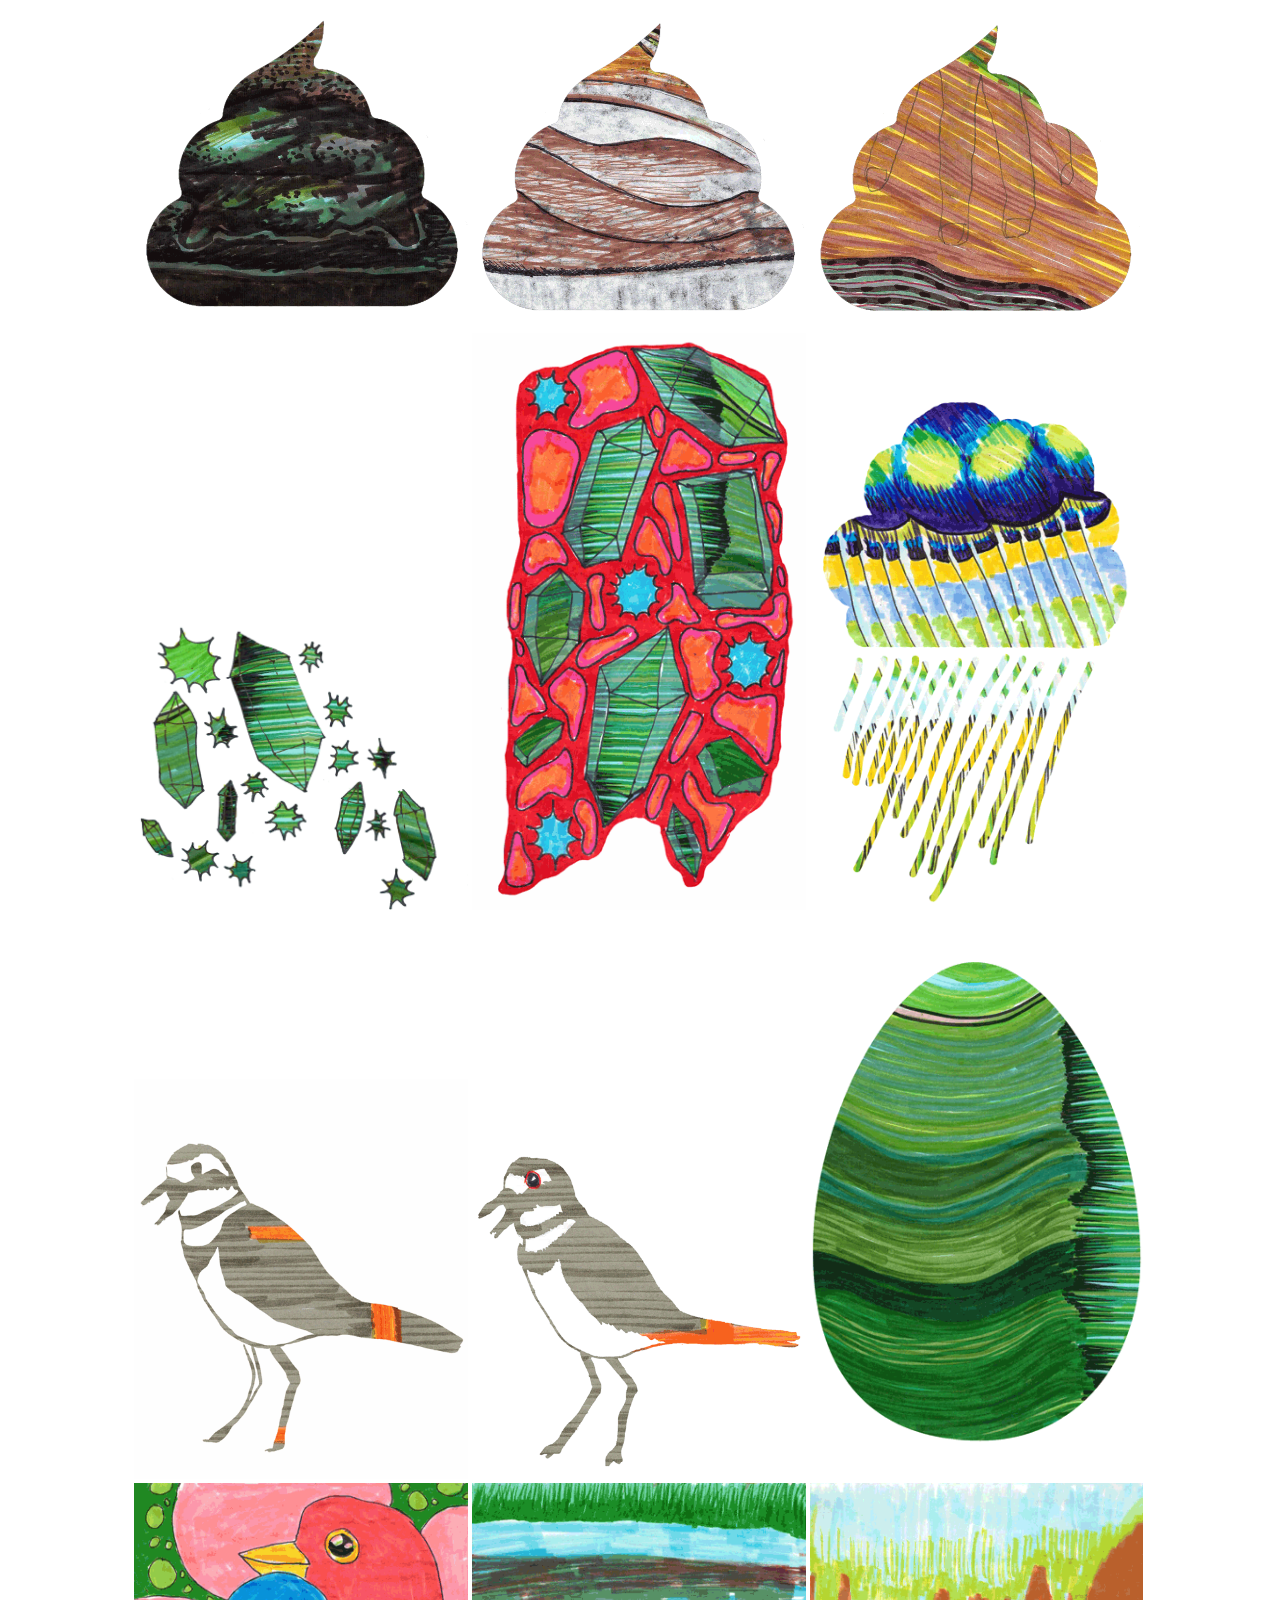
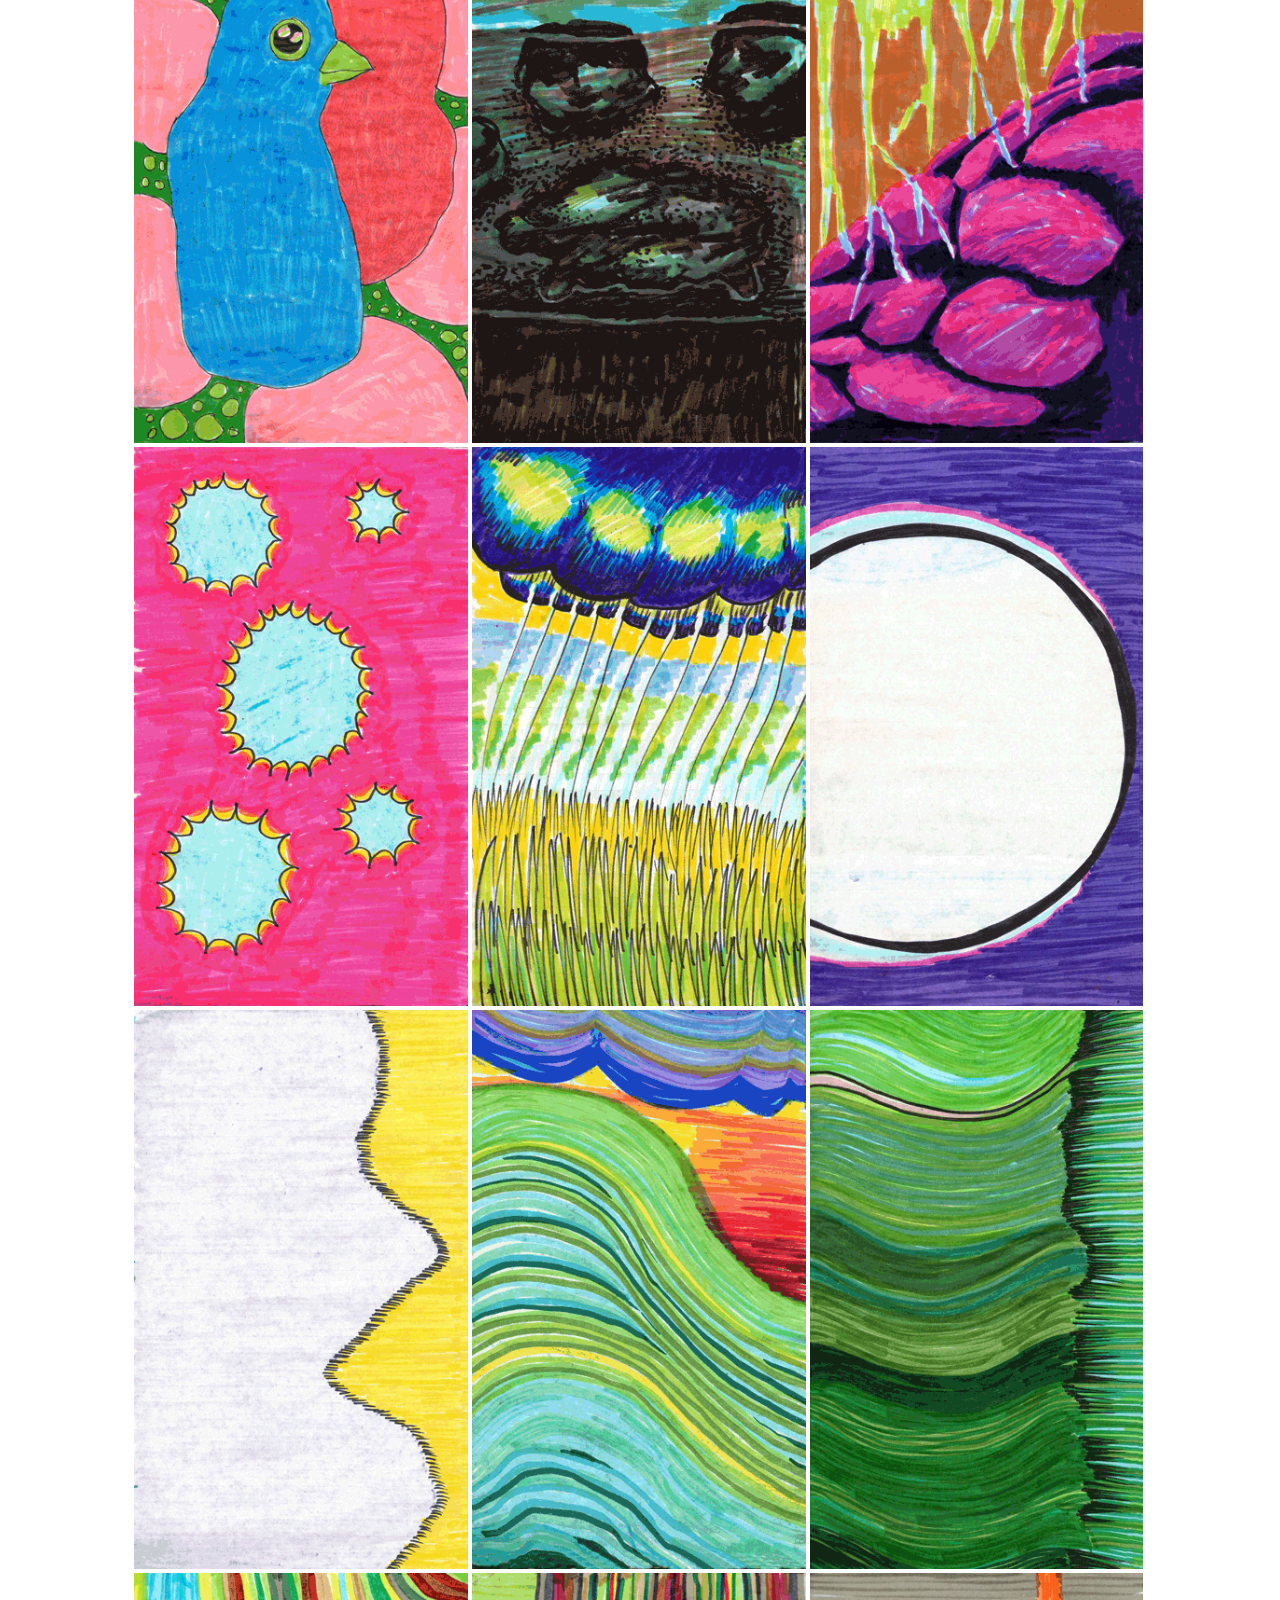
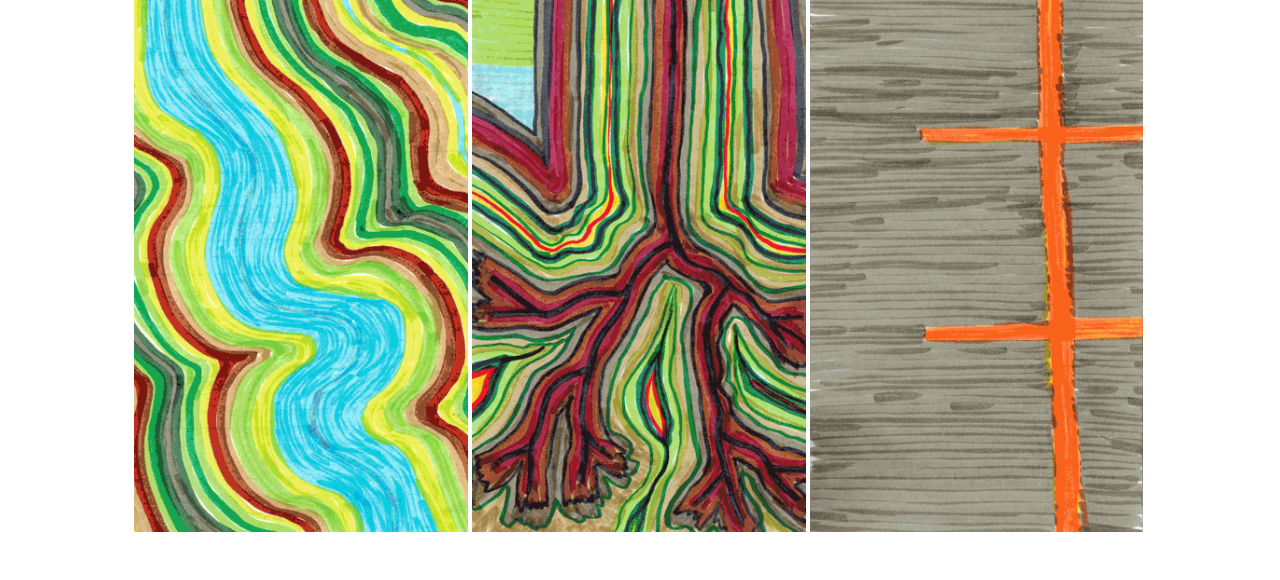
<file: index.html>
<!DOCTYPE html>
<html>
<body bgcolor="#FFFFFF"> 
  <head> <link rel="stylesheet" href="styles.css"></head>
  
<div class="container">
  <div class="block">
  <div class="row">
    <img src="poop_1.gif" alt="words">
    <img src="poop_2.gif" alt="words">
    <img src="poop_3.gif" alt="words">
  </div>
   <div class="row">
    <img src="virus_2.gif" alt="words">
    <img src="virus_stripes.gif" alt="words">
    <img src="weather_2.gif" alt="words">
  </div>
   <div class="row">
    <img src="parkinglot_bird_4.gif" alt="words">
    <img src="parkinglot_bird_3.gif" alt="words">
    <img src="stripes_egg.gif" alt="words">
  </div>
  <div class="row">
    <img src="eating_things.gif" alt="words">
    <img src="poop.gif" alt="words">
    <img src="toxins.gif" alt="words">
  </div>
  <div class="row"> 
    <img src="virus.gif" alt="words">
    <img src="weather.gif" alt="words">
    <img src="stars.gif" alt="words">
  </div>
  <div class="row"> 
    <img src="easter.gif" alt="words">
    <img src="spring.gif" alt="words">
    <img src="stripes.gif" alt="words">
  </div>
  <div class="row"> 
    <img src="creek_4.gif" alt="words">
    <img src="creek_tree.gif" alt="words">
    <img src="parkinglot.gif" alt="words">
  </div>
  </div> 
</div>
<BR><BR>  
</body>
</html>
</file>
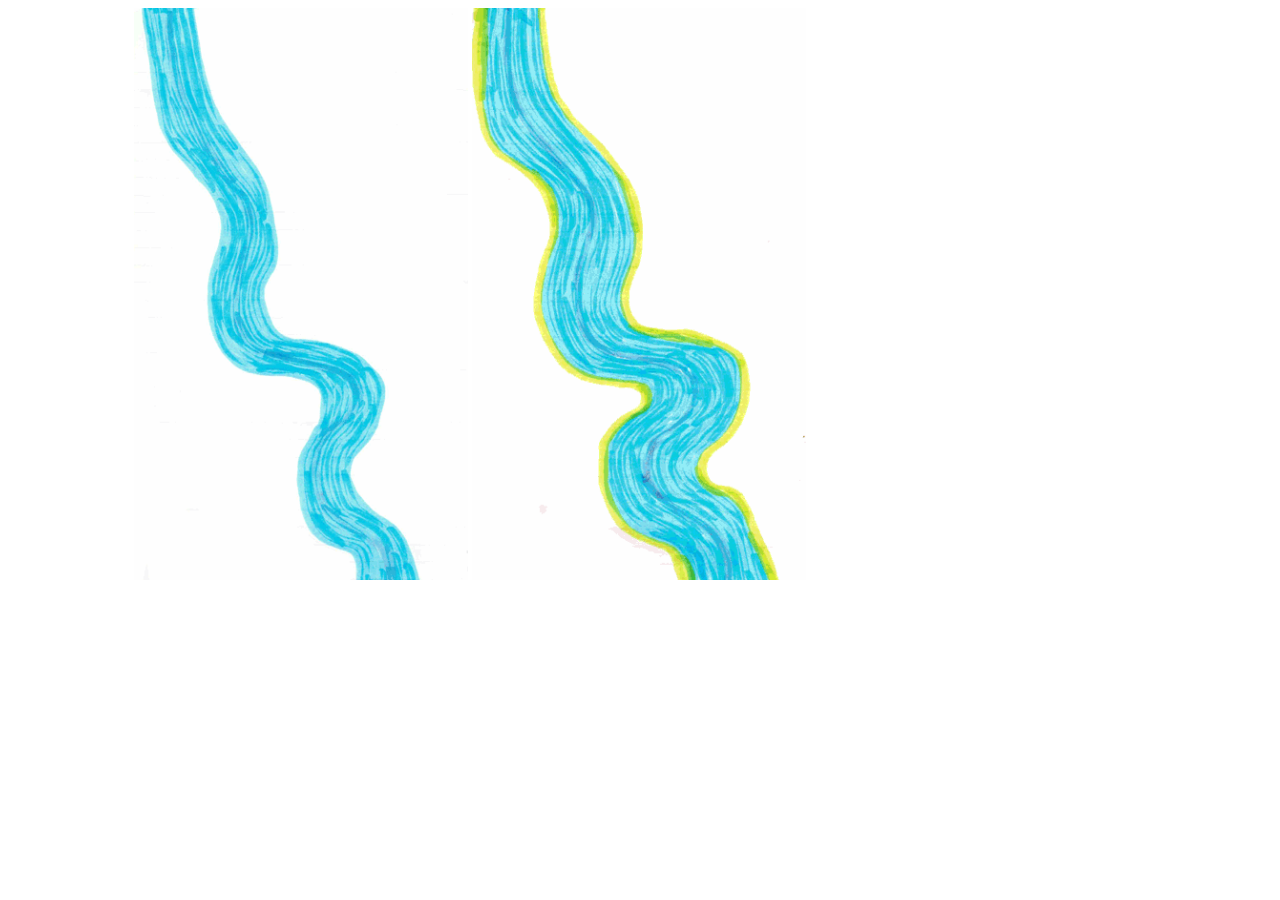
<file: creek.html>
<!DOCTYPE html>

<html>

<body bgcolor="#FFFFFF"> 
  <head> <link rel="stylesheet" href="styles.css"></head>

  
<div class="container">
  <div class="block">
  <div class="row">
     <img src="creek_1.gif" alt="a thin blue line that grows thicker">
    <img src="creek_3.gif" alt="a thin blue that gets thicker and fills the screen with greens and browns">
    </div>
</div>
</div>

</body>
</html>
</file>
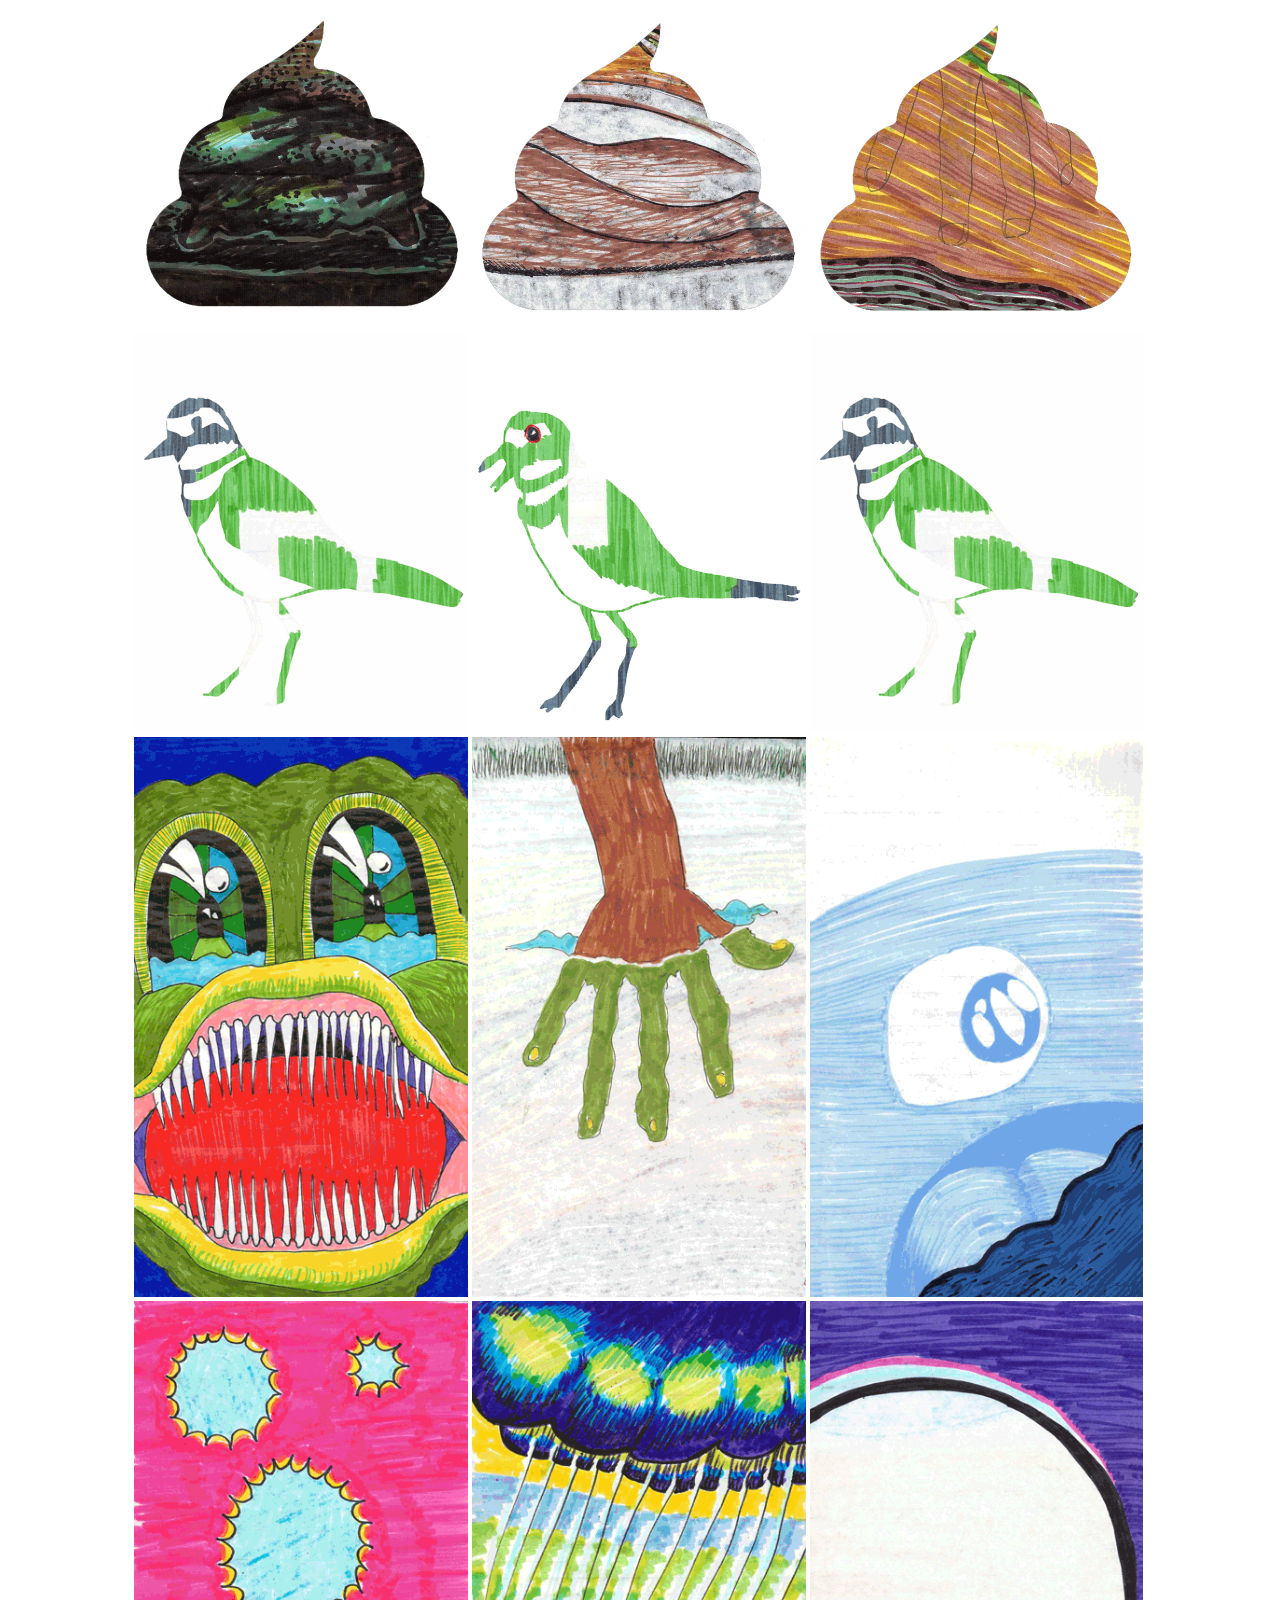
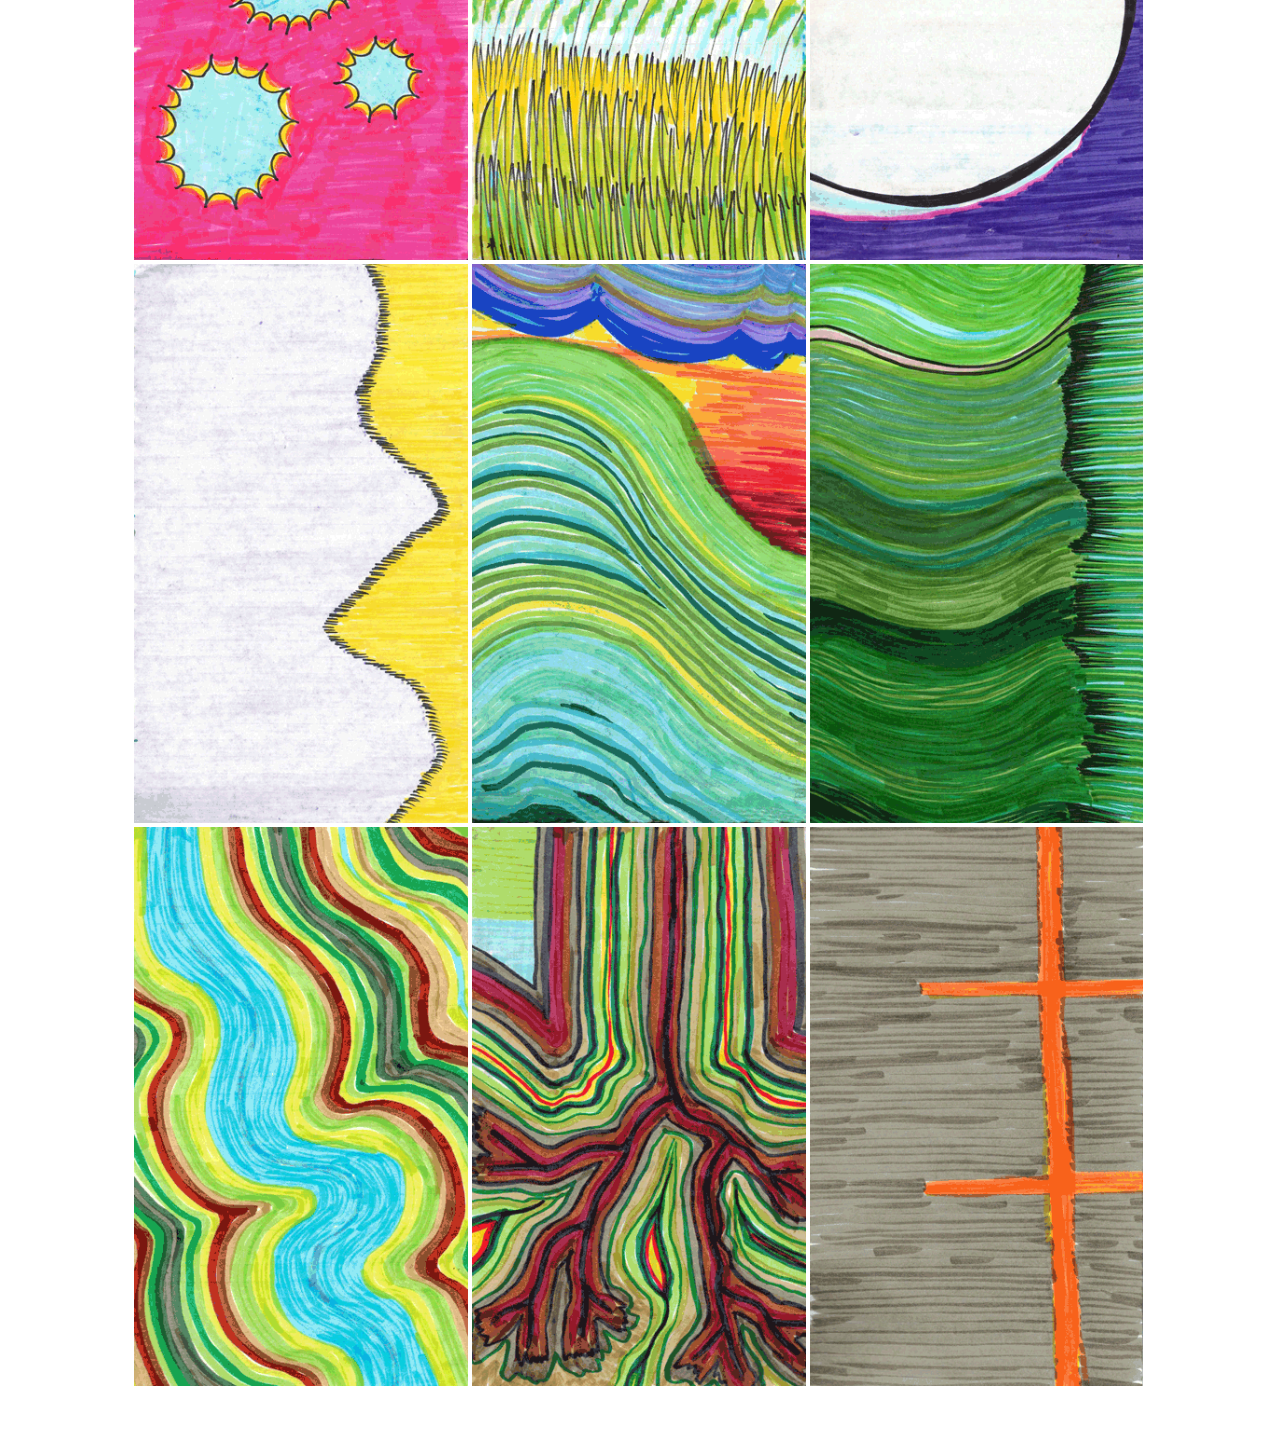
<file: westcampus.html>
<!DOCTYPE html>
<html>
<body bgcolor="#FFFFFF"> 
<head> <link rel="stylesheet" href="styles.css"></head>
<div class="container">
<div class="block">
<div class="row">
<img src="poop_1.gif" alt="colourful animation in a poop shape">
<img src="poop_2.gif" alt="colourful animation in a poop shape">
<img src="poop_3.gif" alt="colourful animation in a poop shape">
</div>
<div class="row">
<img src="parkinglot_bird_4.gif" alt="animation of kildeer bobbing up and down">
<img src="parkinglot_bird_3.gif" alt="animation of kildeer standing still">
<img src="parkinglot_bird_4.gif" alt="animation of kildeer bobbing up and down">
</div>
<div class="row">
<img src="eating_things.gif" alt="colourful animation of creatures eating">
<img src="poop.gif" alt="colourful animation of pollution in a creek">
<img src="toxins.gif" alt="colourful animation of a polluted environment">
</div>
<div class="row"> 
<img src="virus.gif" alt="colourful animation of virus transmission">
<img src="weather.gif" alt=""colourful animation of a rainstorm">
<img src="stars.gif" alt="colourful animation of a starry night sky">
</div>
<div class="row"> 
<img src="easter.gif" alt="colourful animation of a rock in front of a cave">
<img src="spring.gif" alt=""colourful animation of spring colours">
<img src="stripes.gif" alt="colourful animation of green stripes">
</div>
<div class="row"> 
<img src="creek_4.gif" alt="colourful animation of a creek flowing">
<img src="creek_tree.gif" alt="colourful animation of a creek that looks like a tree">
<img src="parkinglot.gif" alt=""colourful animation of the surface of a parking lot">
</div>
</div> 
</div>
<BR><BR>  
</body>
</html>
</file>
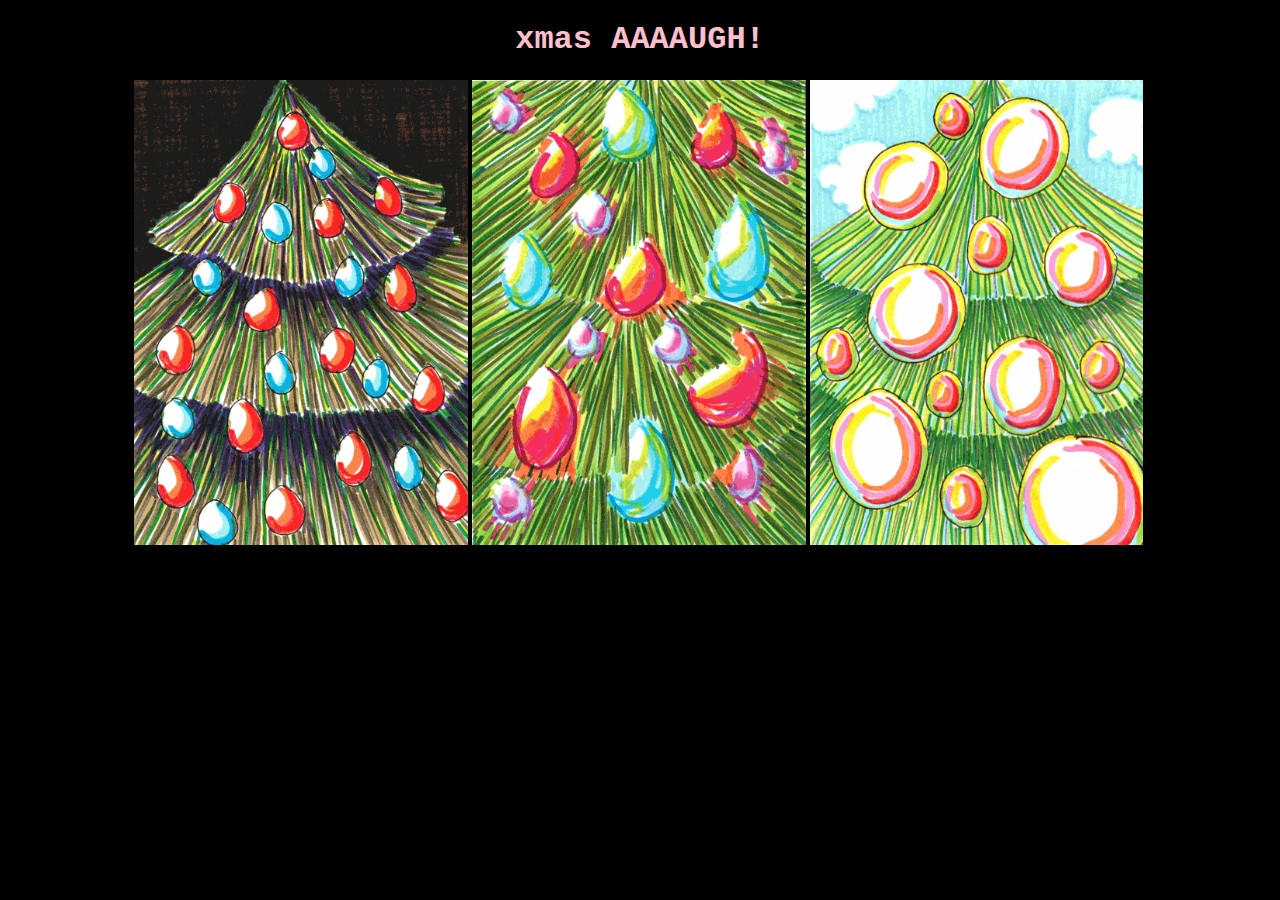
<file: xmas.html>
<!DOCTYPE html>
<html>
<body bgcolor="#000000">
<head> <link rel="stylesheet" href="styles.css"></head>

<h1>xmas AAAAUGH!</h1>

<div class="container">
<div class="block">
<div class="row">
<img src="tree_lights_new.gif" alt="animated xmas tree with lights">
<img src="xmas_candy_new.gif" alt="animated xmas tree that looks like candy">
<img src="xmas_volcano_new.gif" alt="animated xmas tree that turns into a volcano">
</div>
  </div>
  </div>

</body>
</html>
</file>
<file: styles.css>
.container {
  margin: auto;
}

.block {
margin: 0 auto;
width: 80%;
}

img {
  width: 33%;
}

h1 {
  color: pink;
text-align: center;
font-family: "Lucida Console", Courier, monospace;
}
</file>
